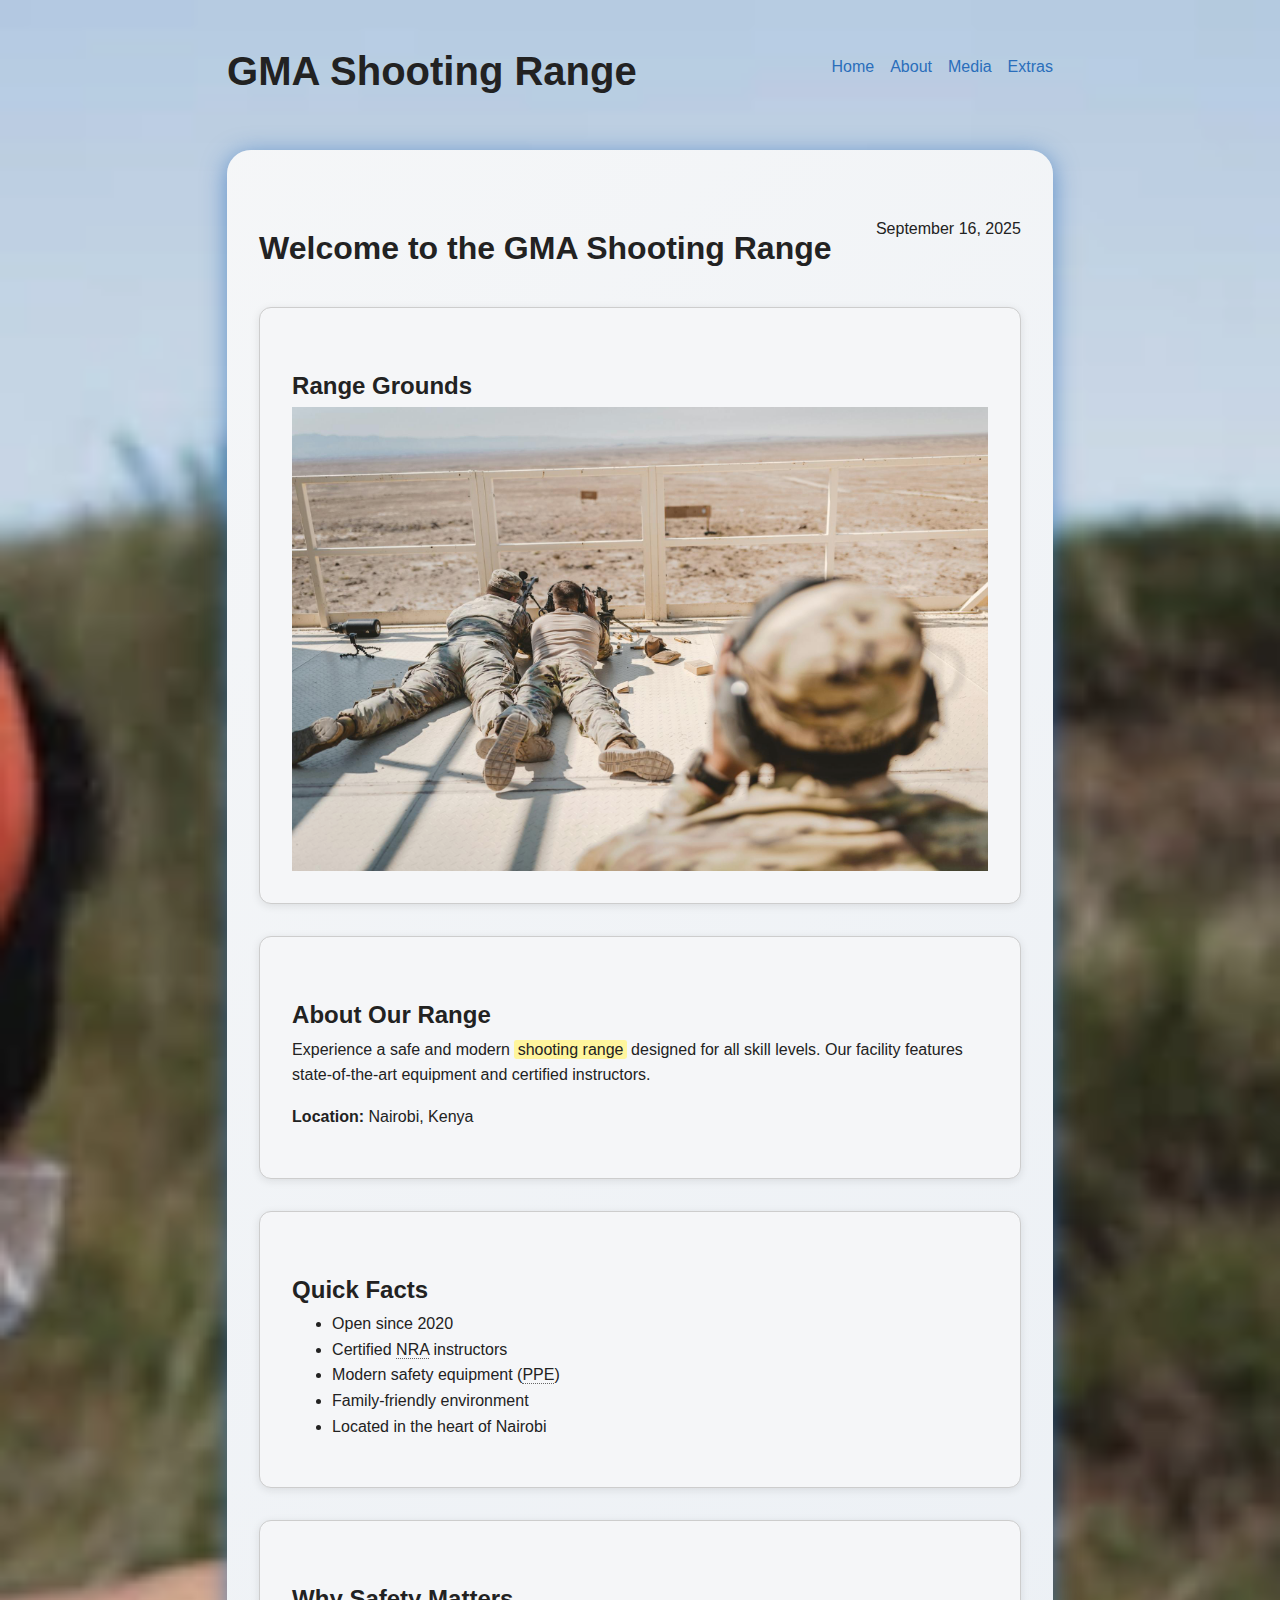
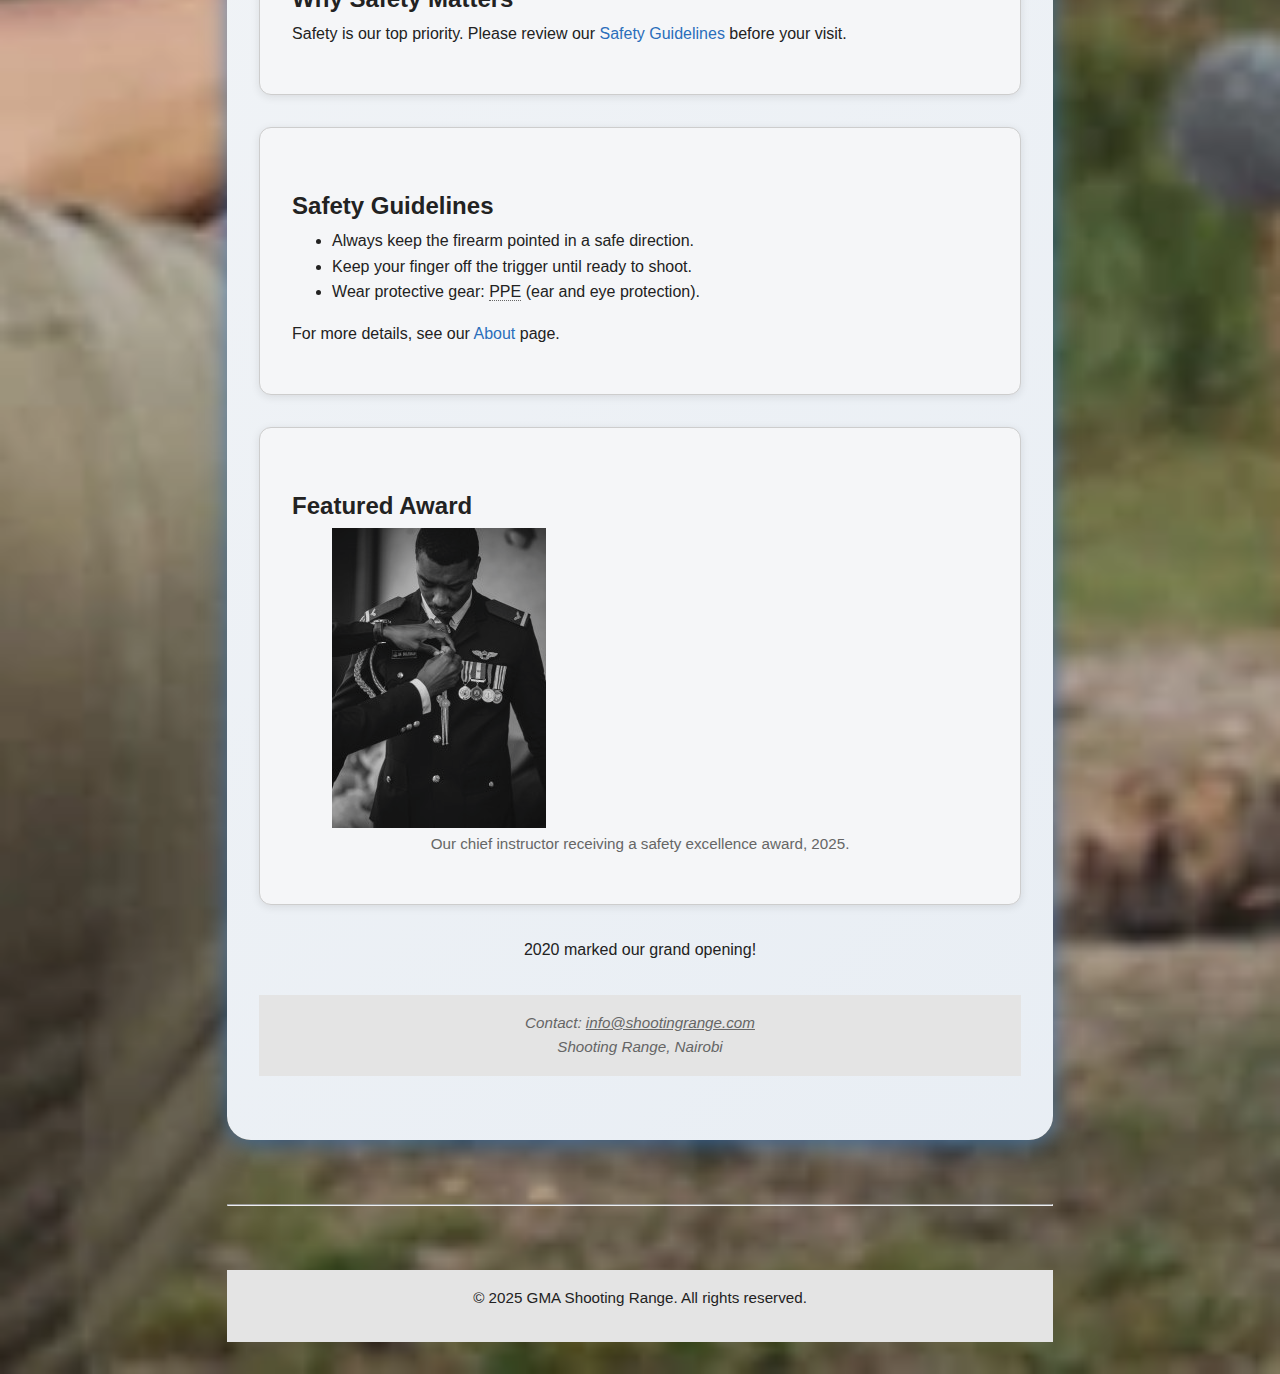
<file: index.html>
<!DOCTYPE html>
<html lang="en">

<head>
    <meta charset="utf-8">
    <title>GMA Shooting Range — Home</title>
    <meta name="description"
        content="Welcome to the Shooting Range website. Explore our facilities, safety tips, media gallery, and more. Built with semantic HTML5 and accessibility in mind.">
    <meta name="viewport" content="width=device-width, initial-scale=1">
    <link rel="canonical" href="https://github.com/gmaroko/html-web-exe-wk1/">
    <link rel="stylesheet" href="assets/css/styles.css">
</head>

<body>
    <div class="body-container">
    <a href="#main">Skip to content</a>
    <header class="mb-4">
        <h1 class="text-center mb-2">GMA Shooting Range</h1>
        <nav aria-label="Primary">
            <ul>
                <li><a href="index.html" aria-current="page">Home</a></li>
                <li><a href="about.html">About</a></li>
                <li><a href="media.html">Media</a></li>
                <li><a href="extras.html">Extras</a></li>
            </ul>
        </nav>
    </header>
    <main id="main">
        <article>
            <header class="mb-3">
                <h2 class="text-center">Welcome to the GMA Shooting Range</h2>
                <p class="text-center"><time datetime="2025-09-16">September 16, 2025</time></p>
            </header>
            <section class="card">
                <h3>Range Grounds</h3>
                <picture>
                    <source
                        srcset="assets/images/hero-large.jpg 1200w, assets/images/hero-medium.jpg 800w, assets/images/hero-small.jpg 400w"
                        sizes="(max-width: 600px) 400px, (max-width: 900px) 800px, 1200px">
                    <img src="assets/images/hero-medium.jpg" alt="People practicing at the GMA Shooting Range"
                        style="width:100%;height:auto;">
                </picture>
            </section>
            <section class="card">
                <h3>About Our Range</h3>
                <p>
                    Experience a safe and modern <mark>shooting range</mark> designed for all skill levels. Our facility
                    features state-of-the-art equipment and certified instructors.
                </p>
                <p>
                    <strong>Location:</strong> Nairobi, Kenya
                </p>
            </section>
            <section class="card">
                <h3>Quick Facts</h3>
                <ul>
                    <li>Open since <time datetime="2020-01-01">2020</time></li>
                    <li>Certified <abbr title="National Rifle Association">NRA</abbr> instructors</li>
                    <li>Modern safety equipment (<abbr title="Personal Protective Equipment">PPE</abbr>)</li>
                    <li>Family-friendly environment</li>
                    <li>Located in the heart of Nairobi</li>
                </ul>
            </section>
            <section class="card">
                <h3>Why Safety Matters</h3>
                <p>
                    Safety is our top priority. Please review our <a href="#safety">Safety Guidelines</a> before your
                    visit.
                </p>
            </section>
            <section id="safety" class="card">
                <h3>Safety Guidelines</h3>
                <ul>
                    <li>Always keep the firearm pointed in a safe direction.</li>
                    <li>Keep your finger off the trigger until ready to shoot.</li>
                    <li>Wear protective gear: <abbr title="Personal Protective Equipment">PPE</abbr> (ear and eye
                        protection).</li>
                </ul>
                <p>For more details, see our <a href="about.html">About</a> page.</p>
            </section>
            <section class="card">
                <h3>Featured Award</h3>
                <figure>
                    <img src="assets/images/awards.jpg" alt="Award ceremony at the range"
                        style="max-width:100%;height:auto;">
                    <figcaption>Our chief instructor receiving a safety excellence award, 2025.</figcaption>
                </figure>
            </section>
            <aside aria-label="Range Tips" class="mt-4 mb-4">
                <p class="text-center">
                    <time datetime="2020-01-01">2020</time> marked our grand opening!
                </p>
            </aside>
            <footer class="mt-4">
                <address class="text-center">
                    Contact: <a href="mailto:info@gmasr.com">info@shootingrange.com</a><br>
                    Shooting Range, Nairobi
                </address>
            </footer>
        </article>
    </main>
    <hr>
    <footer class="mt-5">
        <p class="text-center">
            &copy; <time datetime="2025">2025</time> GMA Shooting Range. All rights reserved.
        </p>
    </footer>
    </div>
</body>

</html>
</file>
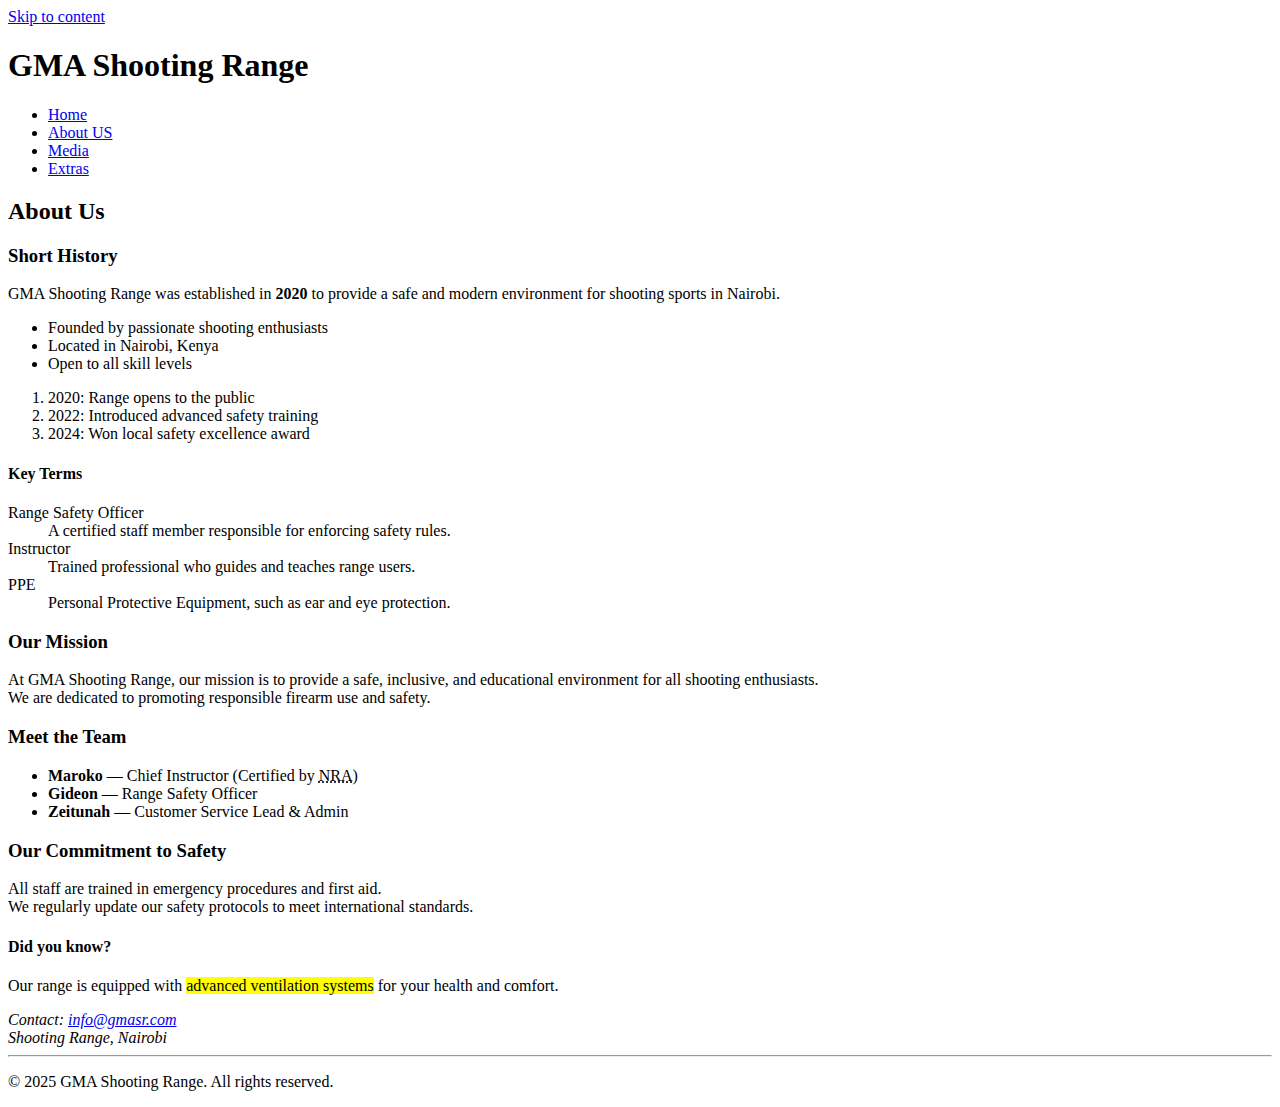
<file: about.html>
<!DOCTYPE html>
<html lang="en">

<head>
	<meta charset="utf-8">
	<title>GMA Shooting Range — About US</title>
	<meta name="description" content="Learn more about GMA Shooting Range, our mission, staff, and commitment to safety and excellence.">
	<meta name="viewport" content="width=device-width, initial-scale=1">
	<link rel="canonical" href="https://github.com/gmaroko/html-web-exe-wk1/about.html">
	<link rel="stylesheet" href="assets/css/style.css">
</head>

<body>
	<a href="#main">Skip to content</a>
	<header>
		<h1>GMA Shooting Range</h1>
		<nav aria-label="Primary">
			<ul>
				<li><a href="index.html">Home</a></li>
				<li><a href="#" aria-current="page">About US</a></li>
				<li><a href="media.html">Media</a></li>
				<li><a href="extras.html">Extras</a></li>
			</ul>
		</nav>
	</header>
	<main id="main">
		<article>
			<header>
				<h2>About Us</h2>
			</header>
			<section>
				<h3>Short History</h3>
				<p>GMA Shooting Range was established in <strong>2020</strong> to provide a safe and modern environment for shooting sports in Nairobi.</p>
				<ul>
					<li>Founded by passionate shooting enthusiasts</li>
					<li>Located in Nairobi, Kenya</li>
					<li>Open to all skill levels</li>
				</ul>
				<ol>
					<li>2020: Range opens to the public</li>
					<li>2022: Introduced advanced safety training</li>
					<li>2024: Won local safety excellence award</li>
				</ol>
				<section>
					<h4>Key Terms</h4>
					<dl>
						<dt>Range Safety Officer</dt>
						<dd>A certified staff member responsible for enforcing safety rules.</dd>
						<dt>Instructor</dt>
						<dd>Trained professional who guides and teaches range users.</dd>
						<dt>PPE</dt>
						<dd>Personal Protective Equipment, such as ear and eye protection.</dd>
					</dl>
				</section>
			</section>
			<section>
				<h3>Our Mission</h3>
				<p>
					At GMA Shooting Range, our mission is to provide a safe, inclusive, and educational environment for all shooting enthusiasts. <br>We are dedicated to promoting responsible firearm use and safety.
				</p>
			</section>
			<section>
				<h3>Meet the Team</h3>
				<ul>
					<li><strong>Maroko</strong> — Chief Instructor (Certified by <abbr title="National Rifle Association">NRA</abbr>)</li>
					<li><strong>Gideon</strong> — Range Safety Officer</li>
					<li><strong>Zeitunah</strong> — Customer Service Lead & Admin</li>
				</ul>
			</section>
			<section>
				<h3>Our Commitment to Safety</h3>
				<p>
					All staff are trained in emergency procedures and first aid. <br>We regularly update our safety protocols to meet international standards.
				</p>
			</section>
			<aside aria-label="Did you know?">
				<h4>Did you know?</h4>
				<p>
					Our range is equipped with <mark>advanced ventilation systems</mark> for your health and comfort.
				</p>
			</aside>
			<footer>
				<address>
					Contact: <a href="mailto:info@gmasr.com">info@gmasr.com</a><br>
					Shooting Range, Nairobi
				</address>
			</footer>
		</article>
	</main>
    <hr>
	<footer>
		<p>
			&copy; <time datetime="2025">2025</time> GMA Shooting Range. All rights reserved.
		</p>
	</footer>
</body>

</html>
</file>
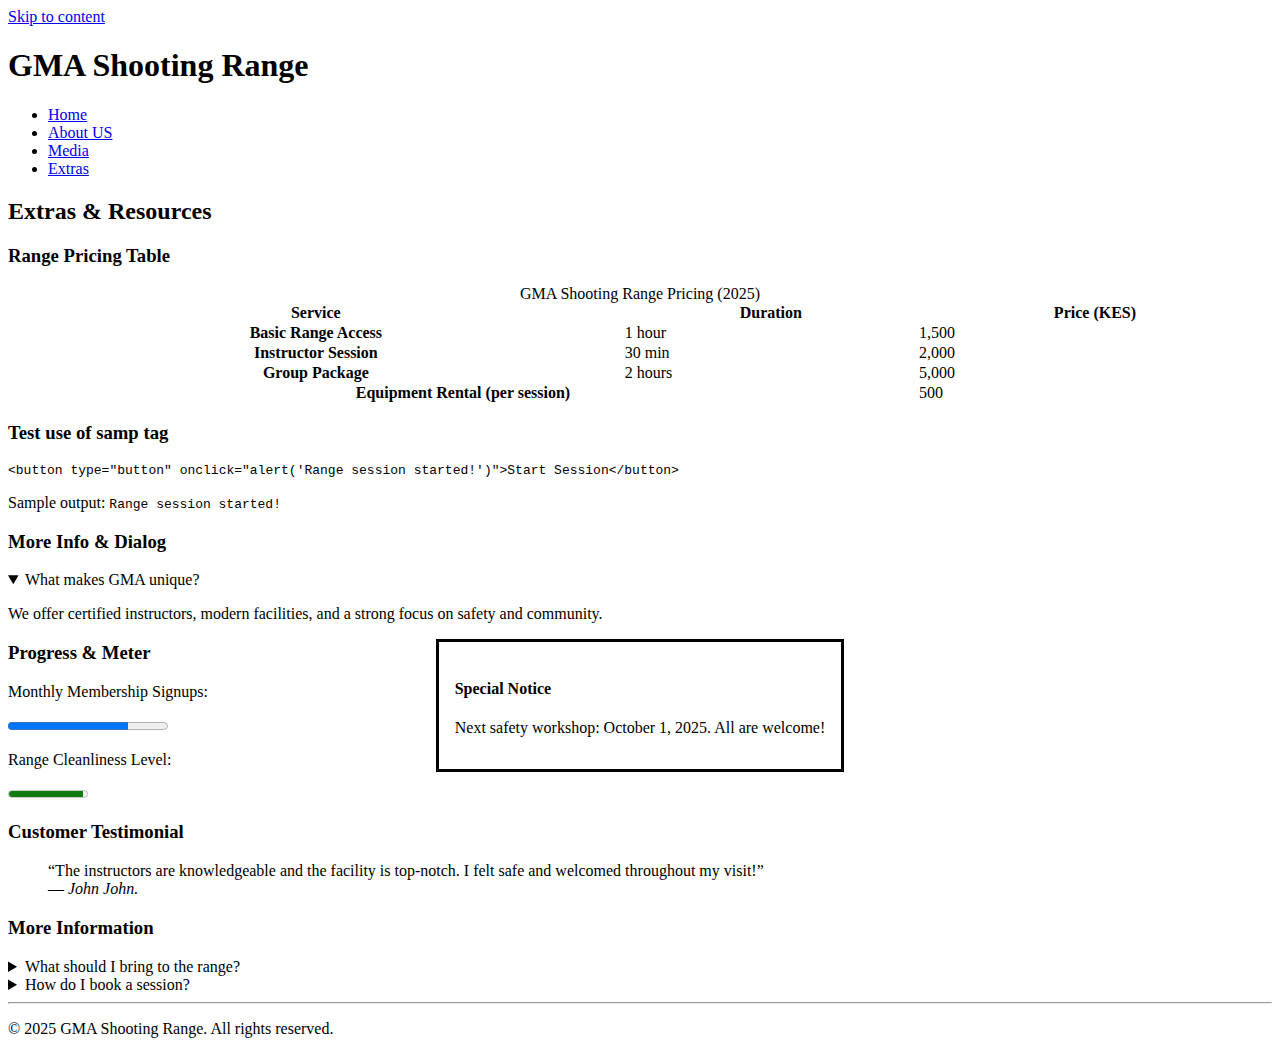
<file: extras.html>
<!DOCTYPE html>
<html lang="en">

<head>
	<meta charset="utf-8" />
	<title>GMA Shooting Range — Extras</title>
	<meta name="description" content="Extra features: tables, quotes, code samples, and more from GMA Shooting Range." />
	<meta name="viewport" content="width=device-width, initial-scale=1" />
	<link rel="canonical" href="https://github.com/gmaroko/html-web-exe-wk1/extras.html" />
</head>


<body>
	<a href="#main">Skip to content</a>
	<header>
		<h1>GMA Shooting Range</h1>
		<nav aria-label="Primary">
			<ul>
				<li><a href="index.html">Home</a></li>
				<li><a href="about.html">About US</a></li>
				<li><a href="media.html">Media</a></li>
				<li><a href="#" aria-current="page">Extras</a></li>
			</ul>
		</nav>
	</header>
	<main id="main">
		<article>
			<header>
				<h2>Extras &amp; Resources</h2>
			</header>
			<section>
				<h3>Range Pricing Table</h3>
				<table style="border-collapse: collapse; width: 100%;">
					<caption>GMA Shooting Range Pricing (2025)</caption>
					<thead>
						<tr>
							<th scope="col">Service</th>
							<th scope="col">Duration</th>
							<th scope="col">Price (KES)</th>
						</tr>
					</thead>
					<tbody>
						<tr>
							<th scope="row">Basic Range Access</th>
							<td>1 hour</td>
							<td>1,500</td>
						</tr>
						<tr>
							<th scope="row">Instructor Session</th>
							<td>30 min</td>
							<td>2,000</td>
						</tr>
						<tr>
							<th scope="row">Group Package</th>
							<td>2 hours</td>
							<td>5,000</td>
						</tr>
					</tbody>
					<tfoot>
						<tr>
							<th scope="row" colspan="2">Equipment Rental (per session)</th>
							<td>500</td>
						</tr>
					</tfoot>
				</table>
			</section>
			<section>
				<h3>Test use of samp tag</h3>
				<pre><code>&lt;button type="button" onclick="alert('Range session started!')"&gt;Start Session&lt;/button&gt;</code></pre>
				<p>Sample output: <samp>Range session started!</samp></p>
			</section>
			<section>
				<h3>More Info &amp; Dialog</h3>
				<details open>
					<summary>What makes GMA unique?</summary>
					<p>We offer certified instructors, modern facilities, and a strong focus on safety and community.</p>
				</details>
				<dialog open>
					<h4>Special Notice</h4>
					<p>Next safety workshop: <time datetime="2025-10-01">October 1, 2025</time>. All are welcome!</p>
				</dialog>
			</section>
			<section>
				<h3>Progress &amp; Meter</h3>
				<p>Monthly Membership Signups:</p>
				<progress value="75" max="100">75%</progress>
				<p>Range Cleanliness Level:</p>
				<meter value="0.95" min="0" max="1">95%</meter>
			</section>
			<section>
				<h3>Customer Testimonial</h3>
				<blockquote cite="https://gmasr.com/testimonials">
					“The instructors are knowledgeable and the facility is top-notch. I felt safe and welcomed throughout my visit!”
					<footer>— <cite>John John.</cite></footer>
				</blockquote>
			</section>
			<section>
				<h3>More Information</h3>
				<details>
					<summary>What should I bring to the range?</summary>
					<ul>
						<li>Valid ID</li>
						<li>Comfortable clothing</li>
						<li>Personal protective equipment (if available)</li>
					</ul>
				</details>
				<details>
					<summary>How do I book a session?</summary>
					<p>You can book online or call us at <a href="tel:+254700000000">+254 700 000 000</a>.</p>
				</details>
			</section>
		</article>
	</main>
	<hr>
	<footer>
		<p>
			&copy; <time datetime="2025">2025</time> GMA Shooting Range. All rights reserved.
		</p>
	</footer>
</body>

</html>
</file>
<file: assets/css/styles.css>
/* Layout container for central placement */
.container {
  max-width: 100ch;
  width: 100%;
  margin-left: auto;
  margin-right: auto;
  padding-left: var(--space-3);
  padding-right: var(--space-3);
  box-sizing: border-box;
}

@media (max-width: 600px) {
  .container {
    padding-left: var(--space-2);
    padding-right: var(--space-2);
  }
}
/* Accessibility: Skip Link & Focus Indicators */
a[href="#main"], .skip-link {
  position: absolute;
  left: 0;
  top: 0;
  background: var(--brand);
  color: var(--brand-contrast);
  padding: var(--space-2) var(--space-3);
  z-index: 1000;
  border-radius: 0 0 0.5em 0.5em;
  transform: translateY(-120%);
  transition: transform 0.2s;
  outline: none;
  font-weight: bold;
}
a[href="#main"]:focus, .skip-link:focus {
  transform: translateY(0);
  outline: 3px solid var(--brand-contrast);
  box-shadow: 0 2px 8px 0 color-mix(in srgb, var(--brand) 30%, transparent 70%);
}
/* Responsive Rules */
@media (max-width: 480px) {
  body {
    font-size: 0.98rem;
  }

  main {
    gap: var(--space-2);
  }
  .card {
    padding: var(--space-2);
  }
}

@media (min-width: 481px) and (max-width: 767px) {
  main {
    gap: var(--space-3);
  }
  .card {
    padding: var(--space-3);
  }
}

@media (min-width: 768px) and (max-width: 1023px) {
  main {
    grid-template-columns: 1.5fr 1fr;
    gap: var(--space-4);
  }
  .card {
    padding: var(--space-4);
  }
}

@media (min-width: 1024px) {
  main {
    grid-template-columns: 2.5fr 1fr 1fr;
    gap: var(--space-5);
  }
  .card {
    padding: var(--space-5);
  }
}
/* States & Motion */
a, button, summary, [tabindex]:not([tabindex="-1"]) {
  transition: color 0.2s, background 0.2s, box-shadow 0.2s;
}

a:focus, a:hover,
button:focus, button:hover,
summary:focus, summary:hover {
  color: var(--brand-contrast);
  background: var(--brand);
  outline: 2px solid var(--brand);
  outline-offset: 2px;
}

.card {
  transition: box-shadow 0.3s, transform 0.3s;
}
.card:hover, .card:focus-within {
  box-shadow: 0 6px 24px 0 color-mix(in srgb, var(--brand) 20%, transparent 80%);
  transform: translateY(-4px) scale(1.01);
}

.card img {
  transition: opacity 0.6s;
  opacity: 0.95;
}
.card:hover img, .card:focus-within img {
  opacity: 1;
}

@media (prefers-reduced-motion: reduce) {
  *, *::before, *::after {
    animation: none !important;
    transition: none !important;
  }
}
/* Utilities */
.mt-1 { margin-top: var(--space-1) !important; }
.mt-2 { margin-top: var(--space-2) !important; }
.mt-3 { margin-top: var(--space-3) !important; }
.mt-4 { margin-top: var(--space-4) !important; }
.mt-5 { margin-top: var(--space-5) !important; }
.mb-1 { margin-bottom: var(--space-1) !important; }
.mb-2 { margin-bottom: var(--space-2) !important; }
.mb-3 { margin-bottom: var(--space-3) !important; }
.mb-4 { margin-bottom: var(--space-4) !important; }
.mb-5 { margin-bottom: var(--space-5) !important; }
.text-center { text-align: center !important; }
.visually-hidden {
  position: absolute !important;
  width: 1px !important;
  height: 1px !important;
  padding: 0 !important;
  margin: -1px !important;
  overflow: hidden !important;
  clip: rect(0, 0, 0, 0) !important;
  white-space: nowrap !important;
  border: 0 !important;
}

#use-smp {
  white-space: nowrap;
  overflow-x: auto;
  -webkit-overflow-scrolling: touch;
  width: 100%;
}

/* Table Borders Enhancement */
table, th, td {
  border: 1px solid color-mix(in srgb, var(--muted) 30%, var(--bg) 70%);
  white-space: nowrap;
}

th {
  border-bottom: 2px solid var(--brand);
}
/* Typography */
h1, h2, h3, h4, h5, h6 {
  font-family: var(--font-sans);
  color: var(--fg);
  line-height: 1.15;
  margin-top: var(--space-4);
  margin-bottom: var(--space-2);
  font-weight: 700;
}

h1 { font-size: var(--h1); }
h2 { font-size: var(--h2); }
h3 { font-size: 1.5rem; }
h4 { font-size: 1.25rem; }
h5 { font-size: 1.125rem; }
h6 { font-size: 1rem; }

p, ul, ol, dl, blockquote, pre, table, figure {
  margin-top: 0;
  margin-bottom: var(--space-3);
  color: var(--fg);
}

a {
  color: var(--brand);
  text-decoration: none;
  transition: color 0.2s;
}

a:focus, a:hover {
  color: var(--brand-contrast);
  background: var(--brand);
  outline: 2px solid var(--brand);
  outline-offset: 2px;
}

/* Inline semantics */
code, kbd, samp {
  font-family: var(--font-mono);
  background: color-mix(in srgb, var(--muted) 10%, var(--bg) 90%);
  color: var(--brand);
  padding: 0.1em 0.3em;
  border-radius: 0.25em;
  font-size: 0.95em;
}

abbr[title] {
  border-bottom: 1px dotted var(--muted);
  cursor: help;
  text-decoration: none;
}

mark {
  background: #fff59d;
  color: #222;
  padding: 0.05em 0.2em;
  border-radius: 0.15em;
}
/*
  Design Tokens and Dark Mode
  All color, typography, and spacing variables are defined here for consistency.
*/
:root {
  /* Colors */
  --bg: #f9f9f9;
  --fg: #222;
  --muted: #666;
  --brand: #2a6ebb;
  --brand-contrast: #fff;

  /* Typography */
  --font-sans: 'Segoe UI', 'Helvetica Neue', Arial, sans-serif;
  --font-mono: 'Fira Mono', 'Consolas', 'Menlo', monospace;
  --h1: 2.5rem;
  --h2: 2rem;
  --body: 1rem;

  /* Spacing */
  --space-1: 0.25rem;
  --space-2: 0.5rem;
  --space-3: 1rem;
  --space-4: 2rem;
  --space-5: 4rem;
}

@media (prefers-color-scheme: dark) {
  :root {
    --bg: #181c1f;
    --fg: #f3f3f3;
    --muted: #aaa;
    --brand: #4ea1ff;
    --brand-contrast: #181c1f;
  }
}

/* Base Reset & Rhythm */
*, *::before, *::after {
  box-sizing: border-box;
}

section, article {
  margin-bottom: var(--space-4);
}

/* Layout */
header {
  display: flex;
  flex-wrap: wrap;
  align-items: center;
  justify-content: space-between;
  gap: var(--space-3);
  padding: var(--space-3) 0;
}

header h1 {
  font-size: var(--h1);
  margin: 0;
}

nav ul {
  display: flex;
  flex-wrap: wrap;
  gap: var(--space-3);
  list-style: none;
  padding: 0;
  text-decoration: none;
}

@media (max-width: 600px) {
  header {
    flex-direction: column;
    align-items: flex-start;
    gap: var(--space-2);
  }
  nav ul {
    flex-direction: column;
    gap: var(--space-2);
  }
}

main {
  display: grid;
  gap: var(--space-4);
}

@media (min-width: 900px) {
  main {
    grid-template-columns: 2.5fr 1fr;
    gap: var(--space-5);
  }
  aside {
    grid-column: 2;
  }
  article {
    grid-column: 1;
  }
}

footer {
  background: color-mix(in srgb, var(--bg) 90%, var(--fg) 10%);
  color: var(--muted);
  text-align: center;
  padding: var(--space-3) 0;
  font-size: 0.95em;
  margin-top: var(--space-5);
}

footer a {
  text-decoration: underline;
  transition: color 0.2s;
  background: color-mix(in srgb, var(--bg) 90%, var(--fg) 10%);
  color: var(--muted);
}

footer a:focus, footer a:hover {
  color: var(--brand-contrast);
  background: var(--brand);
  outline: 2px solid var(--brand);
  outline-offset: 2px;
}

/* Components */
.card {
  background: color-mix(in srgb, var(--bg) 98%, var(--brand) 2%);
  border-radius: 0.75rem;
  box-shadow: 0 2px 8px 0 color-mix(in srgb, var(--fg) 10%, transparent 90%);
  border: 1px solid color-mix(in srgb, var(--muted) 30%, var(--bg) 70%);
  padding: var(--space-4);
  margin-bottom: var(--space-4);
}

/* Tables */
table {
  width: 100%;
  border-collapse: collapse;
  margin-bottom: var(--space-4);
  background: var(--bg);
  font-size: 1em;
}

th, td {
  padding: var(--space-2) var(--space-3);
  text-align: left;
}

th {
  background: color-mix(in srgb, var(--brand) 10%, var(--bg) 90%);
  color: var(--fg);
  font-weight: 700;
  border-bottom: 2px solid var(--brand);
}

tbody tr:nth-child(even) {
  background: color-mix(in srgb, var(--muted) 7%, var(--bg) 93%);
}

.table-wrapper {
  overflow-x: auto;
  -webkit-overflow-scrolling: touch;
  width: 100%;
}

/* Responsive media */
img, video, picture, audio {
  max-width: 100%;
  height: auto;
  display: block;
}

figcaption {
  color: var(--muted);
  font-size: 0.95em;
  margin-top: var(--space-1);
  text-align: center;
}

/* Interactive HTML */
details, dialog {
  margin-bottom: var(--space-3);
  padding: var(--space-2) var(--space-3);
  border-radius: 0.5em;
  background: color-mix(in srgb, var(--bg) 98%, var(--brand) 2%);
  border: 1px solid color-mix(in srgb, var(--muted) 20%, var(--bg) 80%);
}

summary {
  font-weight: 600;
  cursor: pointer;
  outline: none;
  padding: var(--space-1) 0;
}

details:focus-within, dialog:focus-within, summary:focus {
  outline: 2px solid var(--brand);
  outline-offset: 2px;
}

/* Fullscreen body with background image */
body {
  width: 100vw;
  min-height: 100vh;
  margin: 0;
  padding: 0;
  background: var(--bg) url('../images/bg.webp') no-repeat center center;
  background-size: cover;
  font-family: var(--font-sans);
  font-size: var(--body);
  color: var(--fg);
  line-height: 1.6;
  box-sizing: border-box;
}

/* Responsive content wrapper */
.body-container, #main {
  max-width: 100ch;              /* Limits content width for readability */
  width: 100%;
  margin-left: auto;
  margin-right: auto;
  padding: var(--space-4);
  box-sizing: border-box;
}

/* Optional: make #main visually distinct */
main#main {
  background: linear-gradient(135deg,
    color-mix(in srgb, var(--brand) 2%, var(--bg) 98%),
    color-mix(in srgb, var(--brand) 8%, var(--bg) 92%)
  );
  border-radius: 1.5rem;
  box-shadow: 0 4px 24px 0 color-mix(in srgb, var(--brand) 100%, transparent 50%);
  margin-bottom: var(--space-5);
  max-width: 100%;
  overflow-x: auto;
  display: block;
  margin-left: auto;
  margin-right: auto;
  padding: var(--space-4);
  box-sizing: border-box;
}
</file>
<file: assets/css/style.css>
/*
  Design Tokens and Dark Mode
  ==========================
  All color, typography, and spacing variables are defined here for consistency.
*/
:root {
  /* Colors */
  --bg: #f9f9f9;
  --fg: #222;
  --muted: #666;
  --brand: #2a6ebb;
  --brand-contrast: #fff;

  /* Typography */
  --font-sans: 'Segoe UI', 'Helvetica Neue', Arial, sans-serif;
  --font-mono: 'Fira Mono', 'Consolas', 'Menlo', monospace;
  --h1: 2.5rem;
  --h2: 2rem;
  --body: 1rem;

  /* Spacing */
  --space-1: 0.25rem;
  --space-2: 0.5rem;
  --space-3: 1rem;
  --space-4: 2rem;
  --space-5: 4rem;
}

@media (prefers-color-scheme: dark) {
  :root {
    --bg: #181c1f;
    --fg: #f3f3f3;
    --muted: #aaa;
    --brand: #4ea1ff;
    --brand-contrast: #181c1f;
  }
}
</file>
